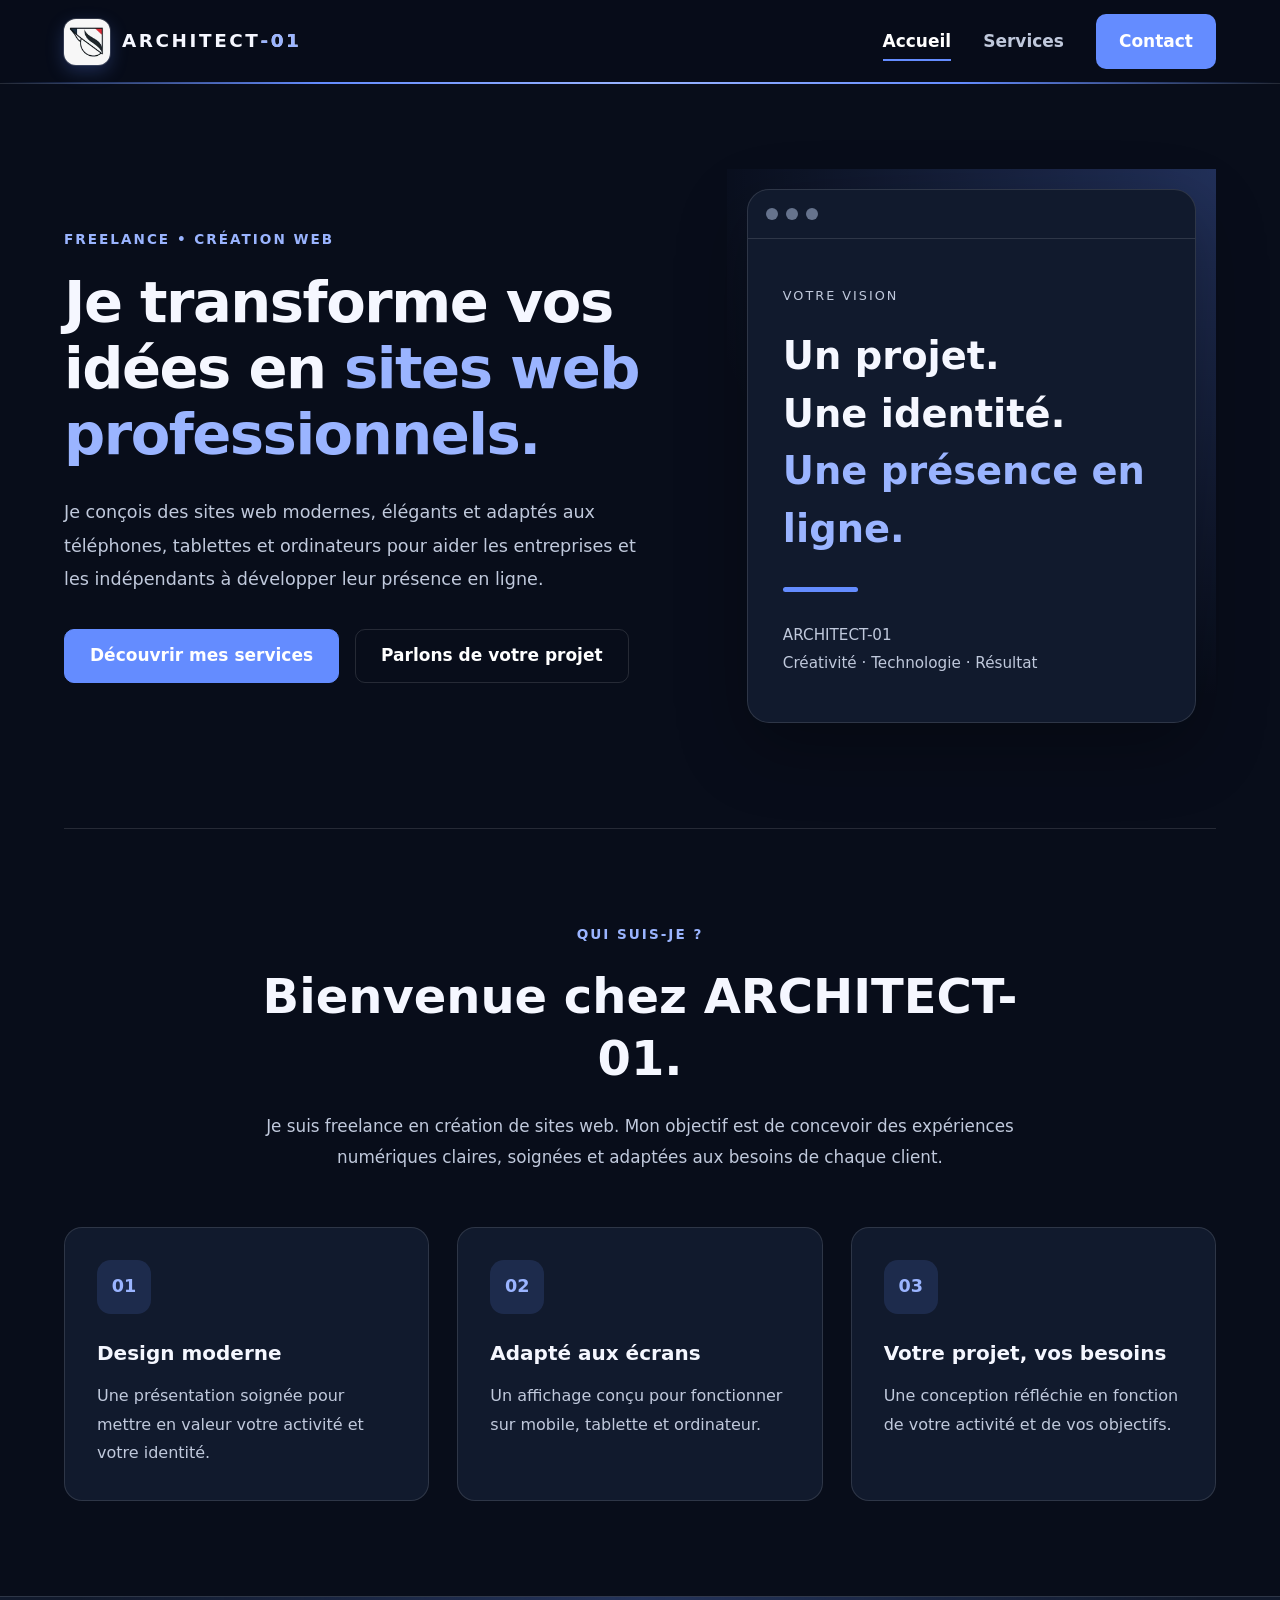
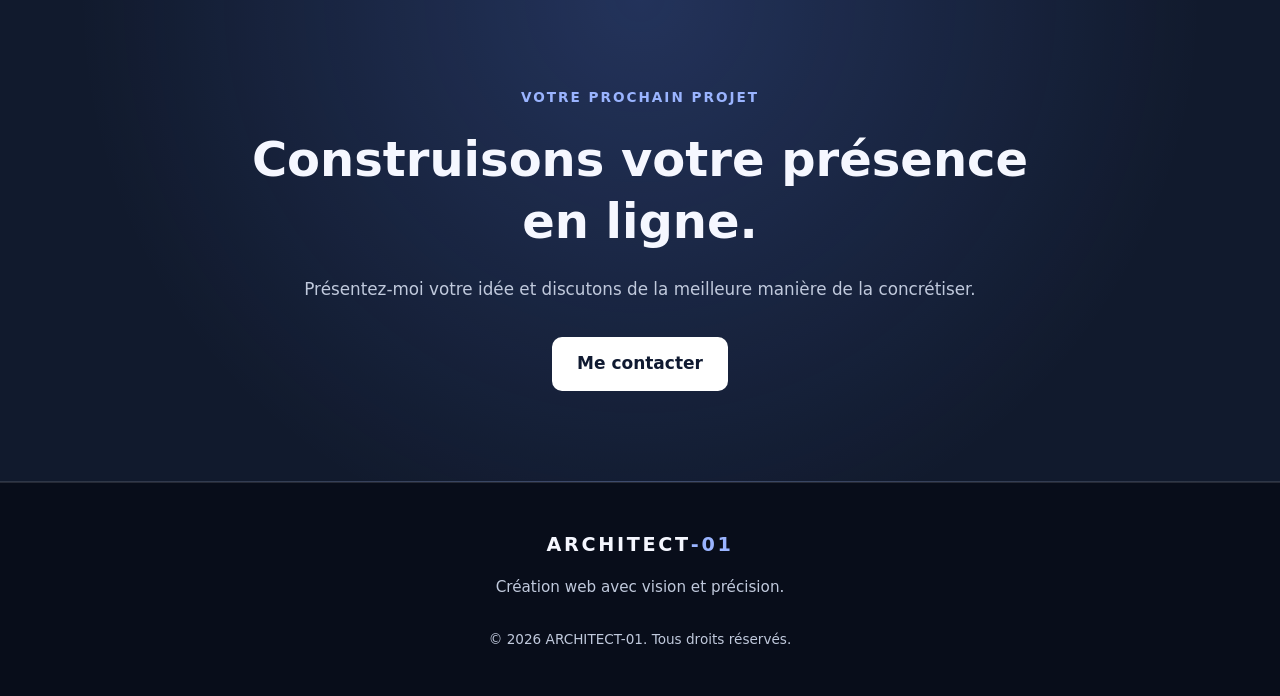
<file: index.html>
<!DOCTYPE html>
<html lang="fr">
<head>
  <meta charset="UTF-8">
  <meta name="viewport" content="width=device-width, initial-scale=1.0">
  <meta name="description" content="ARCHITECT-01, freelance en création de sites web modernes, professionnels et adaptés à tous les écrans.">
  <meta name="theme-color" content="#080d1a">
  <title>ARCHITECT-01 | Freelance Web</title>
  <link rel="icon" href="logo.webp" type="image/webp">
  <link rel="stylesheet" href="style.css">
  <script src="script.js" defer></script>
</head>
<body>
    <!-- EN-TÊTE -->
  <header class="header">
  <a href="index.html" class="logo" aria-label="ARCHITECT-01, accueil">
    <img src="images/logo.webp" alt="" width="46" height="46">
    <span class="brand">ARCHITECT<b>-01</b></span>
  </a>

  <button class="menu-toggle" id="menu-toggle" aria-label="Ouvrir le menu" aria-expanded="false" aria-controls="navigation">☰</button>

  <nav class="navigation" id="navigation">
    <a href="index.html" aria-current="page">Accueil</a>
    <a href="services.html">Services</a>
    <a href="contact.html" class="nav-contact">Contact</a>
  </nav>
</header>

  <main>

    <!-- SECTION PRINCIPALE -->
    <section class="hero">

        <div class="hero-content">
            <p class="eyebrow">FREELANCE • CRÉATION WEB</p>

            <h1>
                Je transforme vos idées en
                <span>sites web professionnels.</span>
            </h1>

            <p class="hero-description">
                Je conçois des sites web modernes, élégants
                et adaptés aux téléphones, tablettes et ordinateurs
                pour aider les entreprises et les indépendants
                à développer leur présence en ligne.
            </p>

            <div class="hero-buttons">
                <a href="services.html" class="button button-primary">
                    Découvrir mes services
                </a>

                <a href="contact.html" class="button button-secondary">
                    Parlons de votre projet
                </a>
            </div>
        </div>

        <div class="hero-visual">
            <div class="visual-card">
                <div class="visual-top">
                    <span></span>
                    <span></span>
                    <span></span>
                </div>

                <div class="visual-content">
                    <p class="visual-label">VOTRE VISION</p>
                    <p class="visual-title">Un projet.</p>
                    <p class="visual-title">Une identité.</p>
                    <p class="visual-title highlight">Une présence en ligne.</p>

                    <div class="visual-line"></div>

                    <p>
                        ARCHITECT-01<br>
                        Créativité · Technologie · Résultat
                    </p>
                </div>
            </div>
        </div>

    </section>

    <!-- PRÉSENTATION -->
    <section class="section about">
        <div class="section-heading">
            <p class="eyebrow">QUI SUIS-JE ?</p>

            <h2>Bienvenue chez ARCHITECT-01.</h2>

            <p>
                Je suis freelance en création de sites web.
                Mon objectif est de concevoir des expériences
                numériques claires, soignées et adaptées aux
                besoins de chaque client.
            </p>
        </div>

        <div class="feature-grid">

            <article class="feature-card">
                <div class="feature-icon">01</div>
                <h3>Design moderne</h3>
                <p>
                    Une présentation soignée pour mettre en valeur
                    votre activité et votre identité.
                </p>
            </article>

            <article class="feature-card">
                <div class="feature-icon">02</div>
                <h3>Adapté aux écrans</h3>
                <p>
                    Un affichage conçu pour fonctionner sur mobile,
                    tablette et ordinateur.
                </p>
            </article>

            <article class="feature-card">
                <div class="feature-icon">03</div>
                <h3>Votre projet, vos besoins</h3>
                <p>
                    Une conception réfléchie en fonction de votre
                    activité et de vos objectifs.
                </p>
            </article>

        </div>
    </section>

    <!-- APPEL À L'ACTION -->
    <section class="cta">
        <p class="eyebrow">VOTRE PROCHAIN PROJET</p>

        <h2>Construisons votre présence en ligne.</h2>

        <p>
            Présentez-moi votre idée et discutons de la meilleure
            manière de la concrétiser.
        </p>

        <a href="contact.html" class="button button-light">
            Me contacter
        </a>
    </section>

</main>

<!-- PIED DE PAGE -->
<footer class="footer">
    <a href="index.html" class="footer-brand">ARCHITECT<b>-01</b></a>

    <p>Création web avec vision et précision.</p>

    <p class="copyright">
        &copy; <span class="current-year"></span> ARCHITECT-01.
        Tous droits réservés.
    </p>
</footer>

</body>
</html>
</file>
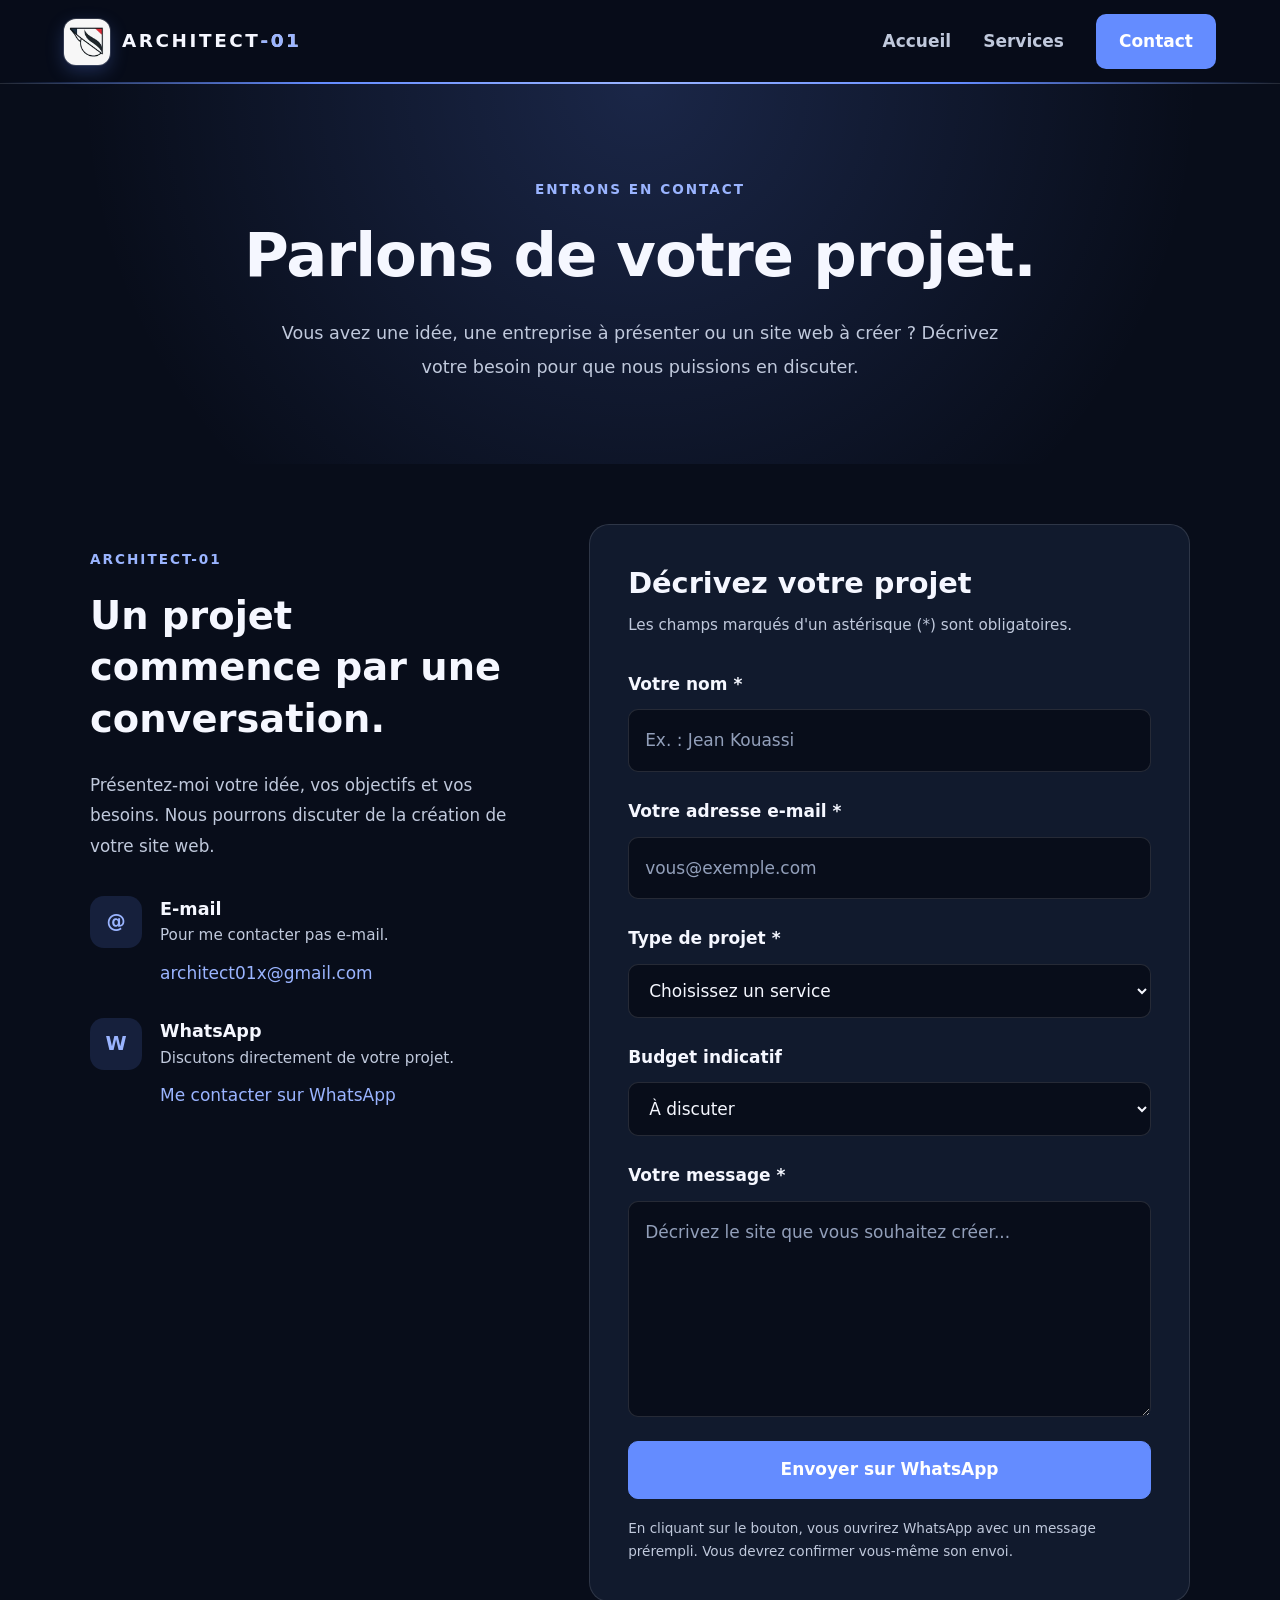
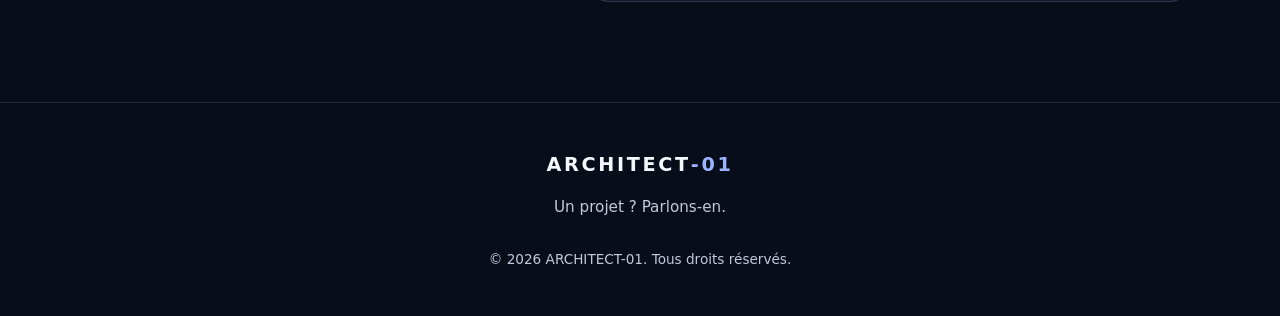
<file: contact.html>
<!DOCTYPE html>
<html lang="fr">
<head>
  <meta charset="UTF-8">
  <meta name="viewport" content="width=device-width, initial-scale=1.0">
  <meta name="description" content="Contactez ARCHITECT-01 pour discuter de votre projet de création de site web.">
  <meta name="theme-color" content="#080d1a">
  <title>Contact | ARCHITECT-01</title>
  <link rel="icon" href="images/logo.webp" type="image/webp">
  <link rel="stylesheet" href="style.css">
  <script src="script.js" defer></script>
</head>
<body>
  <header class="header">
  <a href="index.html" class="logo" aria-label="ARCHITECT-01, accueil">
    <img src="images/logo.webp" alt="" width="46" height="46">
    <span class="brand">ARCHITECT<b>-01</b></span>
  </a>

  <button class="menu-toggle" id="menu-toggle" aria-label="Ouvrir le menu" aria-expanded="false" aria-controls="navigation">☰</button>

  <nav class="navigation" id="navigation">
    <a href="index.html">Accueil</a>
    <a href="services.html">Services</a>
    <a href="contact.html" class="nav-contact" aria-current="page">Contact</a>
  </nav>
</header>

<main>

    <section class="page-hero">
        <p class="eyebrow">ENTRONS EN CONTACT</p>

        <h1>Parlons de votre projet.</h1>

        <p>
            Vous avez une idée, une entreprise à présenter ou un site
            web à créer ? Décrivez votre besoin pour que nous puissions
            en discuter.
        </p>
    </section>

    <section class="contact-layout">
        <!-- INFORMATIONS DE CONTACT -->
<aside class="contact-info">

    <p class="eyebrow">ARCHITECT-01</p>

    <h2>Un projet commence par une conversation.</h2>

    <p>
        Présentez-moi votre idée, vos objectifs et vos besoins.
        Nous pourrons discuter de la création de votre site web.
    </p>

    <div class="contact-detail">

        <span class="detail-icon">@</span>

        <div>
            <h3>E-mail</h3>

            <p>Pour me contacter pas e-mail.</p>

            <a href="mailto:architect01x@gmail.com">
                architect01x@gmail.com
            </a>
        </div>

    </div>

    <div class="contact-detail">

        <span class="detail-icon">W</span>

        <div>
            <h3>WhatsApp</h3>

            <p>Discutons directement de votre projet.</p>

            <a
                href="https://wa.me/2250564661552"
                target="_blank"
                rel="noopener noreferrer">
                Me contacter sur WhatsApp
            </a>
        </div>

    </div>

</aside>

        <!-- FORMULAIRE -->
        <div class="form-card">
            <h2>Décrivez votre projet</h2>

            <p class="form-intro">
                Les champs marqués d'un astérisque (*) sont obligatoires.
            </p>

            <form id="contact-form">

                <div class="form-group">
                    <label for="name">Votre nom *</label>

                    <input
                        type="text"
                        id="name"
                        name="name"
                        placeholder="Ex. : Jean Kouassi"
                        autocomplete="name"
                        required
                        minlength="2">
                </div>

                <div class="form-group">
                    <label for="email">Votre adresse e-mail *</label>

                    <input
                        type="email"
                        id="email"
                        name="email"
                        placeholder="vous@exemple.com"
                        autocomplete="email"
                        required>
                </div>

                <div class="form-group">
                    <label for="project">Type de projet *</label>

                    <select id="project" name="project" required>
                        <option value="">Choisissez un service</option>
                        <option value="Site vitrine">
                            Site vitrine
                        </option>
                        <option value="Page d\'accueil">Page d\'accueil</option>
                        <option value="Refonte de site">
                            Refonte d'un site web
                        </option>
                        <option value="Autre projet">
                            Autre projet
                        </option>
                    </select>
                </div>

                <div class="form-group">
                    <label for="budget">Budget indicatif</label>

                    <select id="budget" name="budget">
                        <option value="À discuter">
                            À discuter
                        </option>
                        <option value="Moins de 50 000 FCFA">
                            Moins de 50 000 FCFA
                        </option>
                        <option value="50 000 à 100 000 FCFA">
                            50 000 à 100 000 FCFA
                        </option>
                        <option value="100 000 à 250 000 FCFA">
                            100 000 à 250 000 FCFA
                        </option>
                        <option value="Plus de 250 000 FCFA">
                            Plus de 250 000 FCFA
                        </option>
                    </select>
                </div>

                <div class="form-group">
                    <label for="message">Votre message *</label>

                    <textarea
                        id="message"
                        name="message"
                        rows="6"
                        placeholder="Décrivez le site que vous souhaitez créer..."
                        required
                        minlength="10"></textarea>
                </div>

                <button type="submit" class="button button-primary form-submit">
                    Envoyer sur WhatsApp
                </button>

                <p id="form-status" class="form-status"
                   role="status" aria-live="polite"></p>

                <p class="privacy-note">
                    En cliquant sur le bouton, vous ouvrirez WhatsApp
                    avec un message prérempli. Vous devrez confirmer
                    vous-même son envoi.
                </p>

            </form>
        </div>

    </section>

</main>

<footer class="footer">
    <a href="index.html" class="footer-brand">ARCHITECT<b>-01</b></a>

    <p>Un projet ? Parlons-en.</p>

    <p class="copyright">
        &copy; <span class="current-year"></span> ARCHITECT-01.
        Tous droits réservés.
    </p>
</footer>

</body>
</html>
</file>
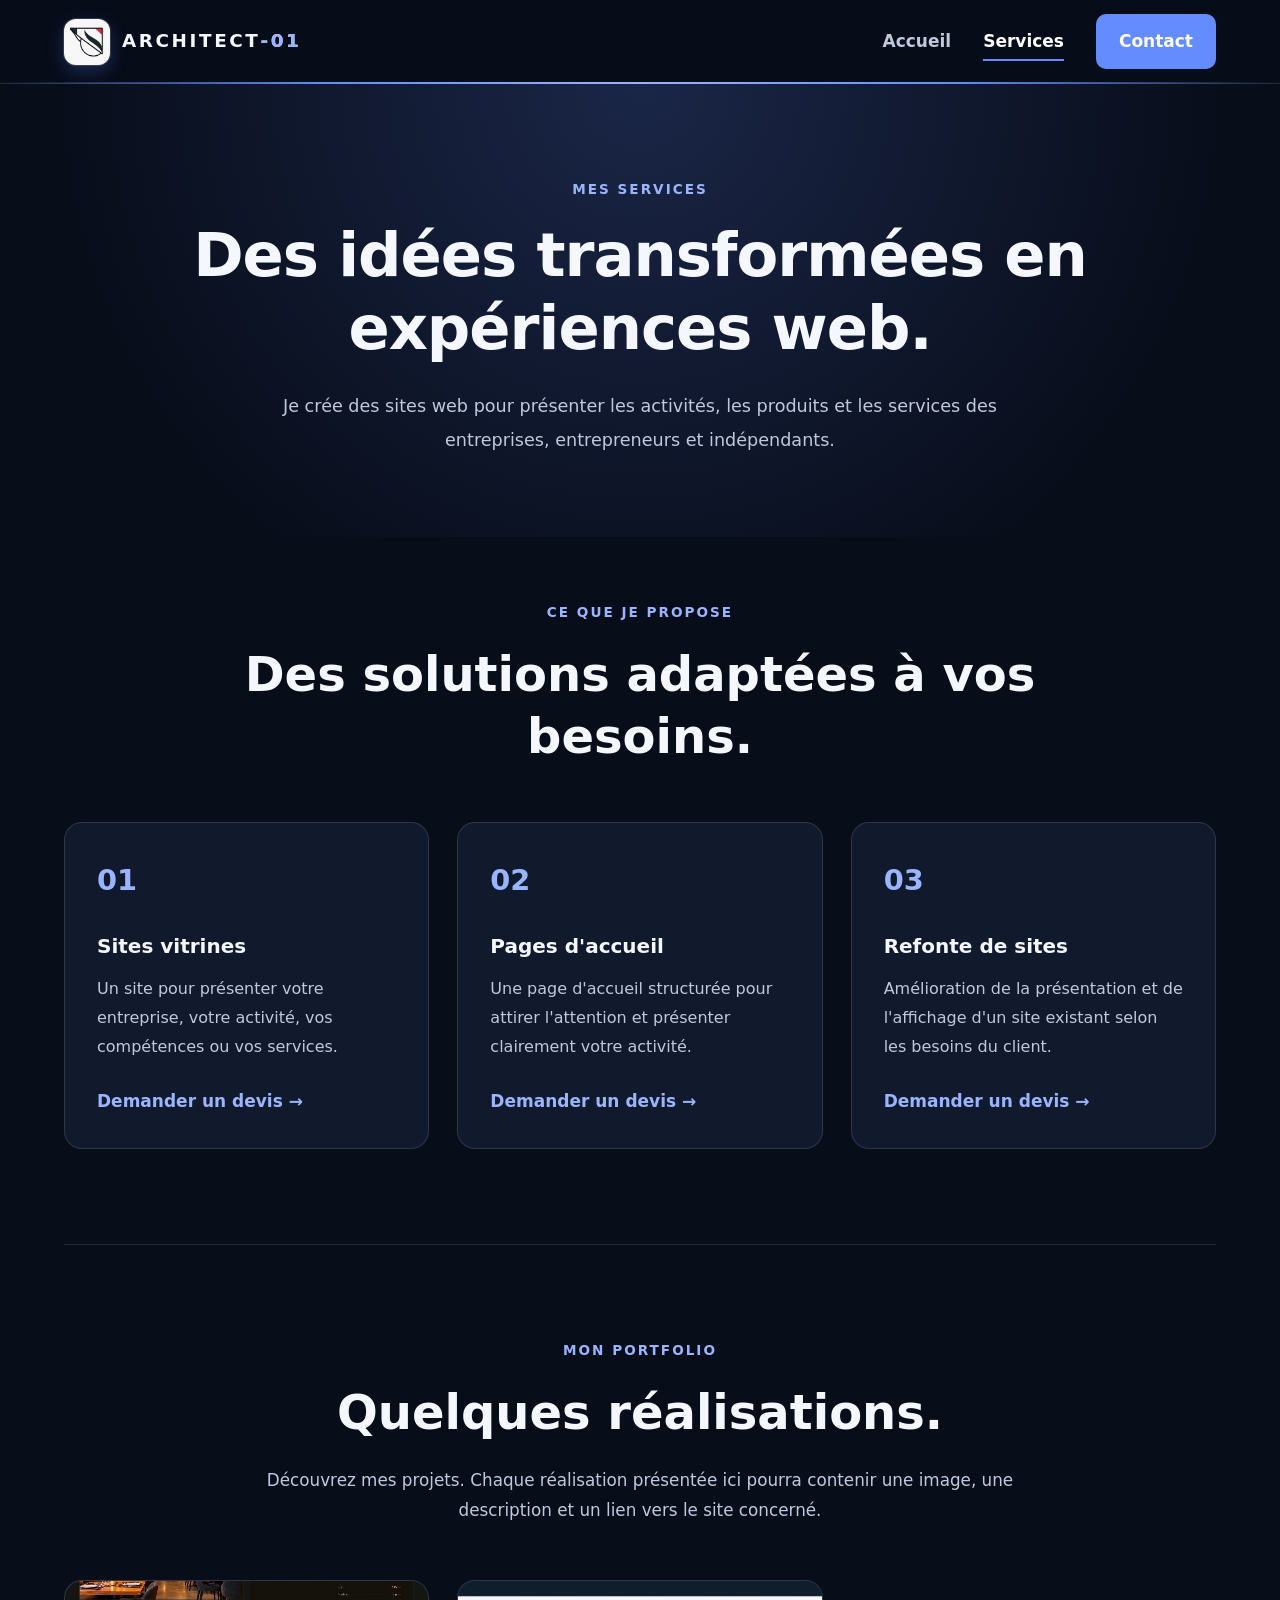
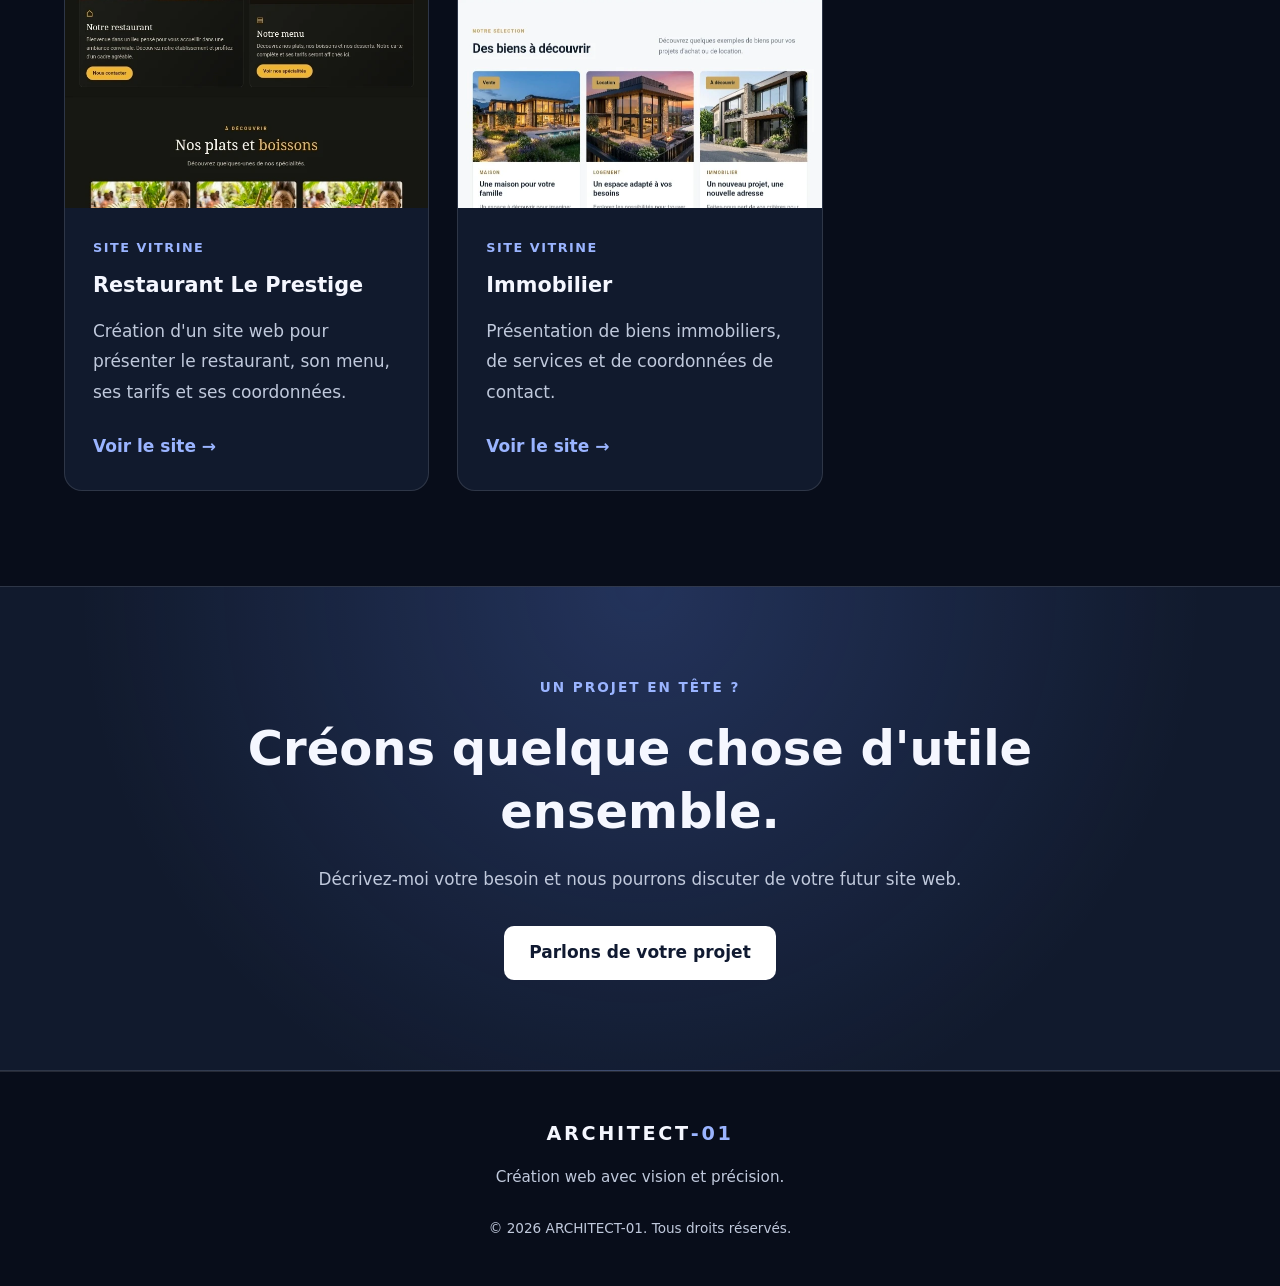
<file: services.html>
<!DOCTYPE html>
<html lang="fr">
<head>
  <meta charset="UTF-8">
  <meta name="viewport" content="width=device-width, initial-scale=1.0">
  <meta name="description" content="Découvrez les services de création web de ARCHITECT-01 et consultez les réalisations de ce freelance.">
  <meta name="theme-color" content="#080d1a">
  <title>Services et réalisations | ARCHITECT-01</title>
  <link rel="icon" href="images/logo.webp" type="image/webp">
  <link rel="stylesheet" href="style.css">
  <script src="script.js" defer></script>
</head>
<body>
  <header class="header">
  <a href="index.html" class="logo" aria-label="ARCHITECT-01, accueil">
    <img src="images/logo.webp" alt="" width="46" height="46">
    <span class="brand">ARCHITECT<b>-01</b></span>
  </a>

  <button class="menu-toggle" id="menu-toggle" aria-label="Ouvrir le menu" aria-expanded="false" aria-controls="navigation">☰</button>

  <nav class="navigation" id="navigation">
    <a href="index.html">Accueil</a>
    <a href="services.html" aria-current="page">Services</a>
    <a href="contact.html" class="nav-contact">Contact</a>
  </nav>
</header>

<main>

    <!-- INTRODUCTION -->
    <section class="page-hero">
        <p class="eyebrow">MES SERVICES</p>

        <h1>Des idées transformées en expériences web.</h1>

        <p>
            Je crée des sites web pour présenter les activités,
            les produits et les services des entreprises,
            entrepreneurs et indépendants.
        </p>
    </section>

    <!-- SERVICES -->
    <section class="section services-section">

        <div class="section-heading">
            <p class="eyebrow">CE QUE JE PROPOSE</p>
            <h2>Des solutions adaptées à vos besoins.</h2>
        </div>

        <div class="service-grid">

            <article class="service-card">
                <span class="service-number">01</span>

                <h3>Sites vitrines</h3>

                <p>
                    Un site pour présenter votre entreprise,
                    votre activité, vos compétences ou vos services.
                </p>

                <a href="contact.html" class="text-link">
                    Demander un devis →
                </a>
            </article>

            <article class="service-card">
                <span class="service-number">02</span>

                <h3>Pages d'accueil</h3>

                <p>
                    Une page d'accueil structurée pour attirer
                    l'attention et présenter clairement votre activité.
                </p>

                <a href="contact.html" class="text-link">
                    Demander un devis →
                </a>
            </article>

            <article class="service-card">
                <span class="service-number">03</span>

                <h3>Refonte de sites</h3>

                <p>
                    Amélioration de la présentation et de l'affichage
                    d'un site existant selon les besoins du client.
                </p>

                <a href="contact.html" class="text-link">
                    Demander un devis →
                </a>
            </article>

        </div>

    </section>

    <!-- GALERIE DES RÉALISATIONS -->
    <section class="section portfolio-section">

        <div class="section-heading">
            <p class="eyebrow">MON PORTFOLIO</p>

            <h2>Quelques réalisations.</h2>

            <p>
                Découvrez mes projets. Chaque réalisation présentée
                ici pourra contenir une image, une description
                et un lien vers le site concerné.
            </p>
        </div>

        <div class="portfolio-grid">
      <article class="portfolio-card">
        <div class="portfolio-image">
          <img src="images/Restaurant.webp" alt="Site web du restaurant Le Prestige" loading="lazy" onerror="this.hidden=true">
        </div>
        <div class="portfolio-info">
          <p class="portfolio-category">SITE VITRINE</p>
          <h3>Restaurant Le Prestige</h3>
          <p>Création d'un site web pour présenter le restaurant, son menu, ses tarifs et ses coordonnées.</p>
          <a href="https://mirlo-cvap.github.io/Resto/" class="text-link" target="_blank" rel="noopener noreferrer">Voir le site →</a>
        </div>
      </article>
      <article class="portfolio-card">
        <div class="portfolio-image">
          <img src="images/Immobilier.webp" alt="Site web de présentation immobilière" loading="lazy" onerror="this.hidden=true">
        </div>
        <div class="portfolio-info">
          <p class="portfolio-category">SITE VITRINE</p>
          <h3>Immobilier</h3>
          <p>Présentation de biens immobiliers, de services et de coordonnées de contact.</p>
          <a href="https://mirlo-cvap.github.io/Immobilier/" class="text-link" target="_blank" rel="noopener noreferrer">Voir le site →</a>
        </div>
      </article>
      <!-- Ajouter un projet ici (copier un bloc <article>) -->
    </div>
  </section>

    <!-- CONTACT -->
    <section class="cta">

        <p class="eyebrow">UN PROJET EN TÊTE ?</p>

        <h2>Créons quelque chose d'utile ensemble.</h2>

        <p>
            Décrivez-moi votre besoin et nous pourrons discuter
            de votre futur site web.
        </p>

        <a href="contact.html" class="button button-light">
            Parlons de votre projet
        </a>

    </section>

</main>

<footer class="footer">
    <a href="index.html" class="footer-brand">ARCHITECT<b>-01</b></a>

    <p>Création web avec vision et précision.</p>

    <p class="copyright">
        &copy; <span class="current-year"></span> ARCHITECT-01.
        Tous droits réservés.
    </p>
</footer>

</body>
</html>
</file>
<file: style.css>
/* =========================================
   1. BASE
========================================= */
:root{--background:#080d1a;--surface:#111a2d;--surface-light:#192640;--text:#f5f7ff;--muted:#c0c9dc;--primary:#648cff;--primary-dark:#426de9;--primary-light:#9ab4ff;--border:rgba(255,255,255,.12);--container:1200px}
*{margin:0;padding:0;box-sizing:border-box}
html{scroll-behavior:smooth}
body{font:17px/1.8 system-ui,-apple-system,"Segoe UI",Roboto,Arial,sans-serif;background:var(--background);color:var(--text);min-width:320px;overflow-wrap:break-word}
img{display:block;max-width:100%}
a{color:inherit;text-decoration:none}
a,button{-webkit-tap-highlight-color:transparent}
button,input,select,textarea{font:inherit}
:focus-visible{outline:3px solid var(--primary-light);outline-offset:4px}
::selection{background:var(--primary);color:#fff}

/* =========================================
   2. EN-TÊTE (animé)
========================================= */
.header{position:sticky;top:0;z-index:100;min-height:84px;padding:12px max(5%,calc((100% - 1400px)/2));display:flex;align-items:center;justify-content:space-between;gap:24px;background:rgba(8,13,26,.85);-webkit-backdrop-filter:blur(12px);backdrop-filter:blur(12px);border-bottom:1px solid var(--border);transition:min-height .3s,box-shadow .3s}
.header.scrolled{min-height:64px;box-shadow:0 10px 30px rgba(0,0,0,.35)}

/* Ligne de tracé sous l'en-tête : se dessine au chargement, puis un reflet la parcourt */
.header::before,.header::after{content:"";position:absolute;left:0;right:0;bottom:-1px;height:2px;pointer-events:none}
.header::after{background:linear-gradient(90deg,transparent,var(--primary) 25%,var(--primary-light) 50%,var(--primary) 75%,transparent);transform-origin:left;animation:draw 1.2s .3s cubic-bezier(.2,.7,.2,1) backwards}
.header::before{z-index:1;background:linear-gradient(90deg,transparent,#fff,transparent) no-repeat -90px 0/90px 100%;animation:glint 7s 2s infinite}

/* Logo + nom */
.logo{display:inline-flex;align-items:center;gap:12px;flex-shrink:0}
.logo img{width:46px;height:46px;padding:5px;background:#f7f7f7;border-radius:12px;object-fit:contain;box-shadow:0 0 0 1px rgba(255,255,255,.15),0 6px 18px rgba(100,140,255,.25);animation:pop .7s cubic-bezier(.3,1.5,.5,1) backwards;transition:width .3s,height .3s,transform .4s}
.header.scrolled .logo img{width:38px;height:38px}
.logo:hover img{transform:rotate(-6deg) scale(1.06)}
.brand{display:inline-block;font-size:1.15rem;font-weight:800;letter-spacing:.14em;line-height:1;background:linear-gradient(100deg,var(--text) 42%,var(--primary-light) 50%,var(--text) 58%) 150% 0/250% 100% repeat-x;-webkit-background-clip:text;background-clip:text;color:transparent;animation:reveal .9s .25s cubic-bezier(.2,.7,.2,1) backwards,shimmer 7s 1.6s infinite}
.brand b{-webkit-text-fill-color:var(--primary-light);font-weight:600}

@keyframes draw{from{transform:scaleX(0)}}
@keyframes glint{0%{background-position:-90px 0}30%,100%{background-position:calc(100% + 90px) 0}}
@keyframes pop{from{opacity:0;transform:scale(.5) rotate(-25deg)}}
@keyframes reveal{from{opacity:0;clip-path:inset(0 100% 0 0)}}
@keyframes shimmer{0%{background-position:150% 0}25%,100%{background-position:-50% 0}}
@keyframes drop{from{opacity:0;transform:translateY(-8px)}}

/* Navigation */
.navigation{display:flex;align-items:center;gap:32px}
.navigation a{position:relative;color:var(--muted);font-weight:600;transition:color .2s}
.navigation a:hover,.navigation a[aria-current]{color:#fff}
.navigation a:not(.nav-contact)::after{content:"";position:absolute;left:0;right:0;bottom:-4px;height:2px;background:var(--primary);transform:scaleX(0);transition:transform .25s}
.navigation a:not(.nav-contact):hover::after,.navigation a[aria-current]::after{transform:scaleX(1)}
.navigation .nav-contact{background:var(--primary);color:#fff;padding:12px 23px;border-radius:10px;transition:background .2s}
.navigation .nav-contact:hover{background:var(--primary-dark)}
.menu-toggle{display:none;min-width:48px;min-height:48px;border:1px solid var(--border);background:var(--surface);color:#fff;border-radius:10px;font-size:1.6rem;cursor:pointer}

/* =========================================
   3. BOUTONS
========================================= */
.button{min-height:54px;display:inline-flex;align-items:center;justify-content:center;text-align:center;padding:13px 25px;border-radius:10px;font-weight:700;line-height:1.4;transition:transform .2s,background .2s}
.button:hover{transform:translateY(-3px)}
.button-primary{color:#fff;background:var(--primary);border:1px solid var(--primary)}
.button-primary:hover{background:var(--primary-dark)}
.button-secondary{color:#fff;border:1px solid var(--border)}
.button-secondary:hover{background:var(--surface-light)}
.button-light{color:#101a31;background:#fff}
.button-light:hover{background:#e5ecff}

/* =========================================
   4. ACCUEIL
========================================= */
.hero{width:min(90%,var(--container));min-height:620px;margin:0 auto;padding:85px 0;display:grid;grid-template-columns:minmax(0,1.1fr) minmax(0,.9fr);align-items:center;gap:65px}
.hero-content{width:100%;max-width:650px}
.eyebrow{color:var(--primary-light);font-size:.85rem;font-weight:800;letter-spacing:2px;line-height:1.5;margin-bottom:20px}
.hero h1{font-size:clamp(2.5rem,4.5vw,4.5rem);line-height:1.15;letter-spacing:-1.5px;margin-bottom:28px}
.hero h1 span,.highlight{color:var(--primary-light)}
.hero-description{max-width:600px;color:var(--muted);font-size:1.1rem;line-height:1.9;margin-bottom:32px}
.hero-buttons{display:flex;flex-wrap:wrap;align-items:center;gap:16px}
.hero-visual{width:100%;max-width:500px;margin:auto;padding:20px;background:radial-gradient(circle at top right,rgba(100,140,255,.28),transparent 70%)}
.visual-card{overflow:hidden;background:var(--surface);border:1px solid var(--border);border-radius:22px;box-shadow:0 25px 70px rgba(0,0,0,.3)}
.visual-top{display:flex;gap:8px;padding:18px;border-bottom:1px solid var(--border)}
.visual-top span{width:12px;height:12px;background:#66738d;border-radius:50%}
.visual-content{padding:45px 35px}
.visual-label{color:var(--muted);font-size:.8rem;letter-spacing:2px;margin-bottom:20px}
.visual-title{font-size:clamp(1.7rem,3vw,2.4rem);font-weight:700;line-height:1.5}
.visual-line{width:75px;height:5px;background:var(--primary);border-radius:5px;margin:30px 0}
.visual-content>p:last-child{color:var(--muted);font-size:.95rem}

/* =========================================
   5. SECTIONS
========================================= */
.section{width:min(90%,var(--container));margin:0 auto;padding:95px 0}
.about,.portfolio-section{border-top:1px solid var(--border)}
.section-heading{max-width:800px;margin:0 auto 55px;text-align:center}
.section-heading h2,.cta h2{font-size:clamp(2rem,4vw,3rem);line-height:1.3;margin-bottom:22px}
.section-heading>p:last-child{color:var(--muted);font-size:1.05rem}
.feature-grid,.service-grid,.portfolio-grid{display:grid;grid-template-columns:repeat(3,minmax(0,1fr));gap:28px}
.feature-card,.service-card{padding:32px;background:var(--surface);border:1px solid var(--border);border-radius:18px;transition:transform .2s,border-color .2s}
.feature-card:hover,.service-card:hover{transform:translateY(-5px);border-color:var(--primary)}
.feature-icon,.detail-icon{display:grid;place-items:center;flex-shrink:0;background:rgba(100,140,255,.15);color:var(--primary-light);border-radius:14px;font-weight:800}
.feature-icon{width:54px;height:54px;margin-bottom:25px;font-size:1.1rem}
.detail-icon{width:52px;height:52px;font-size:1.2rem}
.feature-card h3,.service-card h3{font-size:1.25rem;line-height:1.4;margin-bottom:15px}
.feature-card p,.service-card p{color:var(--muted);font-size:1rem}

/* Bandeau de contact */
.cta{padding:90px 5%;text-align:center;background:radial-gradient(circle at top,rgba(100,140,255,.22),transparent 70%),var(--surface);border-top:1px solid var(--border);border-bottom:1px solid var(--border)}
.cta h2{max-width:850px;margin:0 auto 22px}
.cta>p:not(.eyebrow){max-width:700px;margin:0 auto 32px;color:var(--muted);font-size:1.05rem}

/* Titres des pages internes */
.page-hero{padding:95px 5% 80px;text-align:center;background:radial-gradient(circle at top,rgba(100,140,255,.2),transparent 75%)}
.page-hero h1{max-width:950px;margin:0 auto 25px;font-size:clamp(2.3rem,5vw,3.8rem);line-height:1.2;letter-spacing:-1px}
.page-hero>p:last-child{max-width:760px;margin:0 auto;color:var(--muted);font-size:1.1rem;line-height:1.9}

/* =========================================
   6. SERVICES ET PORTFOLIO
========================================= */
.services-section{padding-top:65px}
.service-number{display:inline-block;color:var(--primary-light);font-size:1.8rem;font-weight:800;margin-bottom:25px}
.text-link{display:inline-block;margin-top:24px;color:var(--primary-light);font-weight:700;transition:color .2s}
.text-link:hover{color:#fff}
.portfolio-card{overflow:hidden;background:var(--surface);border:1px solid var(--border);border-radius:18px;display:flex;flex-direction:column}
/* Le dégradé sert de fond si l'image est absente */
.portfolio-image{aspect-ratio:16/10;min-height:200px;position:relative;overflow:hidden;background:linear-gradient(135deg,rgba(100,140,255,.22),var(--surface-light))}
.portfolio-image img{position:absolute;inset:0;width:100%;height:100%;object-fit:cover;transition:transform .3s}
.portfolio-card:hover .portfolio-image img{transform:scale(1.04)}
.portfolio-info{flex:1;padding:28px}
.portfolio-category{color:var(--primary-light);font-size:.8rem;font-weight:800;letter-spacing:1.5px;margin-bottom:12px}
.portfolio-info h3{font-size:1.3rem;line-height:1.4;margin-bottom:15px}
.portfolio-info>p:not(.portfolio-category){color:var(--muted)}

/* =========================================
   7. CONTACT
========================================= */
.contact-layout{width:min(90%,1100px);margin:0 auto;padding:60px 0 100px;display:grid;grid-template-columns:minmax(0,.85fr) minmax(0,1.15fr);align-items:start;gap:55px}
.contact-info{padding-top:25px}
.contact-info h2{font-size:clamp(1.8rem,3vw,2.5rem);line-height:1.35;margin-bottom:25px}
.contact-info>p:not(.eyebrow){color:var(--muted);font-size:1.05rem;margin-bottom:35px}
.contact-detail{display:flex;align-items:flex-start;gap:18px;margin-top:30px}
.contact-detail h3{font-size:1.1rem;line-height:1.5}
.contact-detail p{color:var(--muted);font-size:.95rem}
.contact-detail a{display:inline-block;margin-top:8px;color:var(--primary-light);overflow-wrap:anywhere}
.form-card{padding:38px;background:var(--surface);border:1px solid var(--border);border-radius:20px}
.form-card h2{font-size:1.8rem;line-height:1.4;margin-bottom:8px}
.form-intro{color:var(--muted);font-size:.95rem;margin-bottom:30px}
.form-group{margin-bottom:24px}
.form-group label{display:block;font-weight:700;margin-bottom:10px}
.form-group input,.form-group select,.form-group textarea{display:block;width:100%;padding:15px 16px;background:var(--background);color:var(--text);border:1px solid var(--border);border-radius:10px}
.form-group input,.form-group select{min-height:54px}
.form-group textarea{min-height:160px;resize:vertical}
.form-group ::placeholder{color:#929fba}
.form-group option{background:var(--background);color:var(--text)}
.form-submit{width:100%;min-height:58px;cursor:pointer}
.form-status{margin-top:18px;color:var(--primary-light);font-size:.95rem}
.form-status:empty{display:none}
.privacy-note{margin-top:18px;color:var(--muted);font-size:.85rem;line-height:1.7}

/* =========================================
   8. PIED DE PAGE
========================================= */
.footer{padding:45px 5%;text-align:center;border-top:1px solid var(--border)}
.footer-brand{font-size:1.2rem;font-weight:800;letter-spacing:.14em}
.footer-brand b{color:var(--primary-light);font-weight:600}
.footer p{margin-top:12px;color:var(--muted);font-size:.95rem}
.footer .copyright{margin-top:25px;font-size:.85rem}

/* =========================================
   9. TABLETTES
========================================= */
@media (max-width:900px){
.header{padding-inline:4%}
.navigation{gap:18px}
.hero{gap:30px;padding:70px 0}
.hero h1{font-size:clamp(2.3rem,5vw,3.4rem)}
.hero-buttons .button{width:100%}
.feature-grid,.service-grid,.portfolio-grid{grid-template-columns:repeat(2,minmax(0,1fr))}
.contact-layout{gap:30px}
.form-card{padding:28px}
}

/* =========================================
   10. TÉLÉPHONES
========================================= */
@media (max-width:640px){
.header{min-height:72px;padding:10px 5%;gap:12px}
.header.scrolled{min-height:60px}
.logo img{width:42px;height:42px}
.brand{font-size:1.05rem}
.menu-toggle{display:block}
.navigation{display:none;position:absolute;top:100%;left:0;right:0;padding:18px 5% 24px;background:var(--surface);border-bottom:1px solid var(--border);flex-direction:column;align-items:stretch;gap:8px}
.navigation.open{display:flex;animation:drop .25s ease}
.navigation a{padding:13px 15px;font-size:1.05rem}
.navigation a:not(.nav-contact)::after{display:none}
.navigation a[aria-current]:not(.nav-contact){background:var(--surface-light);border-radius:10px}
.navigation .nav-contact{margin-top:5px;text-align:center}
.hero{min-height:auto;padding:65px 0;grid-template-columns:minmax(0,1fr);gap:40px;text-align:center}
.hero-content{margin:0 auto}
.hero h1{font-size:clamp(2.3rem,9vw,3.2rem);letter-spacing:-.8px}
.hero-description{font-size:1.05rem;margin-inline:auto}
.hero-buttons{flex-direction:column;align-items:stretch;gap:14px}
.hero-visual{max-width:440px;padding:8px}
.visual-content{padding:35px 22px;text-align:left}
.visual-title{font-size:1.8rem}
.section{padding:70px 0}
.section-heading{margin-bottom:38px}
.section-heading h2,.cta h2{font-size:2rem}
.section-heading>p:last-child{font-size:1rem}
.feature-grid,.service-grid,.portfolio-grid{grid-template-columns:minmax(0,1fr);gap:22px}
.feature-card,.service-card{padding:28px}
.page-hero{padding:70px 6% 55px}
.page-hero h1{font-size:clamp(2.1rem,8vw,2.7rem);letter-spacing:-.5px}
.page-hero>p:last-child{font-size:1.05rem}
.contact-layout{padding:35px 0 70px;grid-template-columns:minmax(0,1fr);gap:38px}
.contact-info{padding-top:0}
.contact-info h2{font-size:2rem}
.form-card{padding:28px 22px}
.form-card h2{font-size:1.6rem}
.form-group input,.form-group select,.form-group textarea{font-size:16px}
.cta{padding:70px 6%}
.cta .button{width:100%;max-width:360px}
.footer{padding:38px 5%}
}

/* =========================================
   11. TRÈS PETITS ÉCRANS
========================================= */
@media (max-width:360px){
.brand{font-size:.95rem;letter-spacing:.1em}
.hero h1{font-size:2.1rem}
.form-card{padding:22px 16px}
.feature-card,.service-card,.portfolio-info{padding:22px}
}

/* =========================================
   12. MOUVEMENT RÉDUIT (accessibilité)
========================================= */
@media (prefers-reduced-motion:reduce){
html{scroll-behavior:auto}
*,::before,::after{animation:none!important;transition:none!important}
}
</file>
